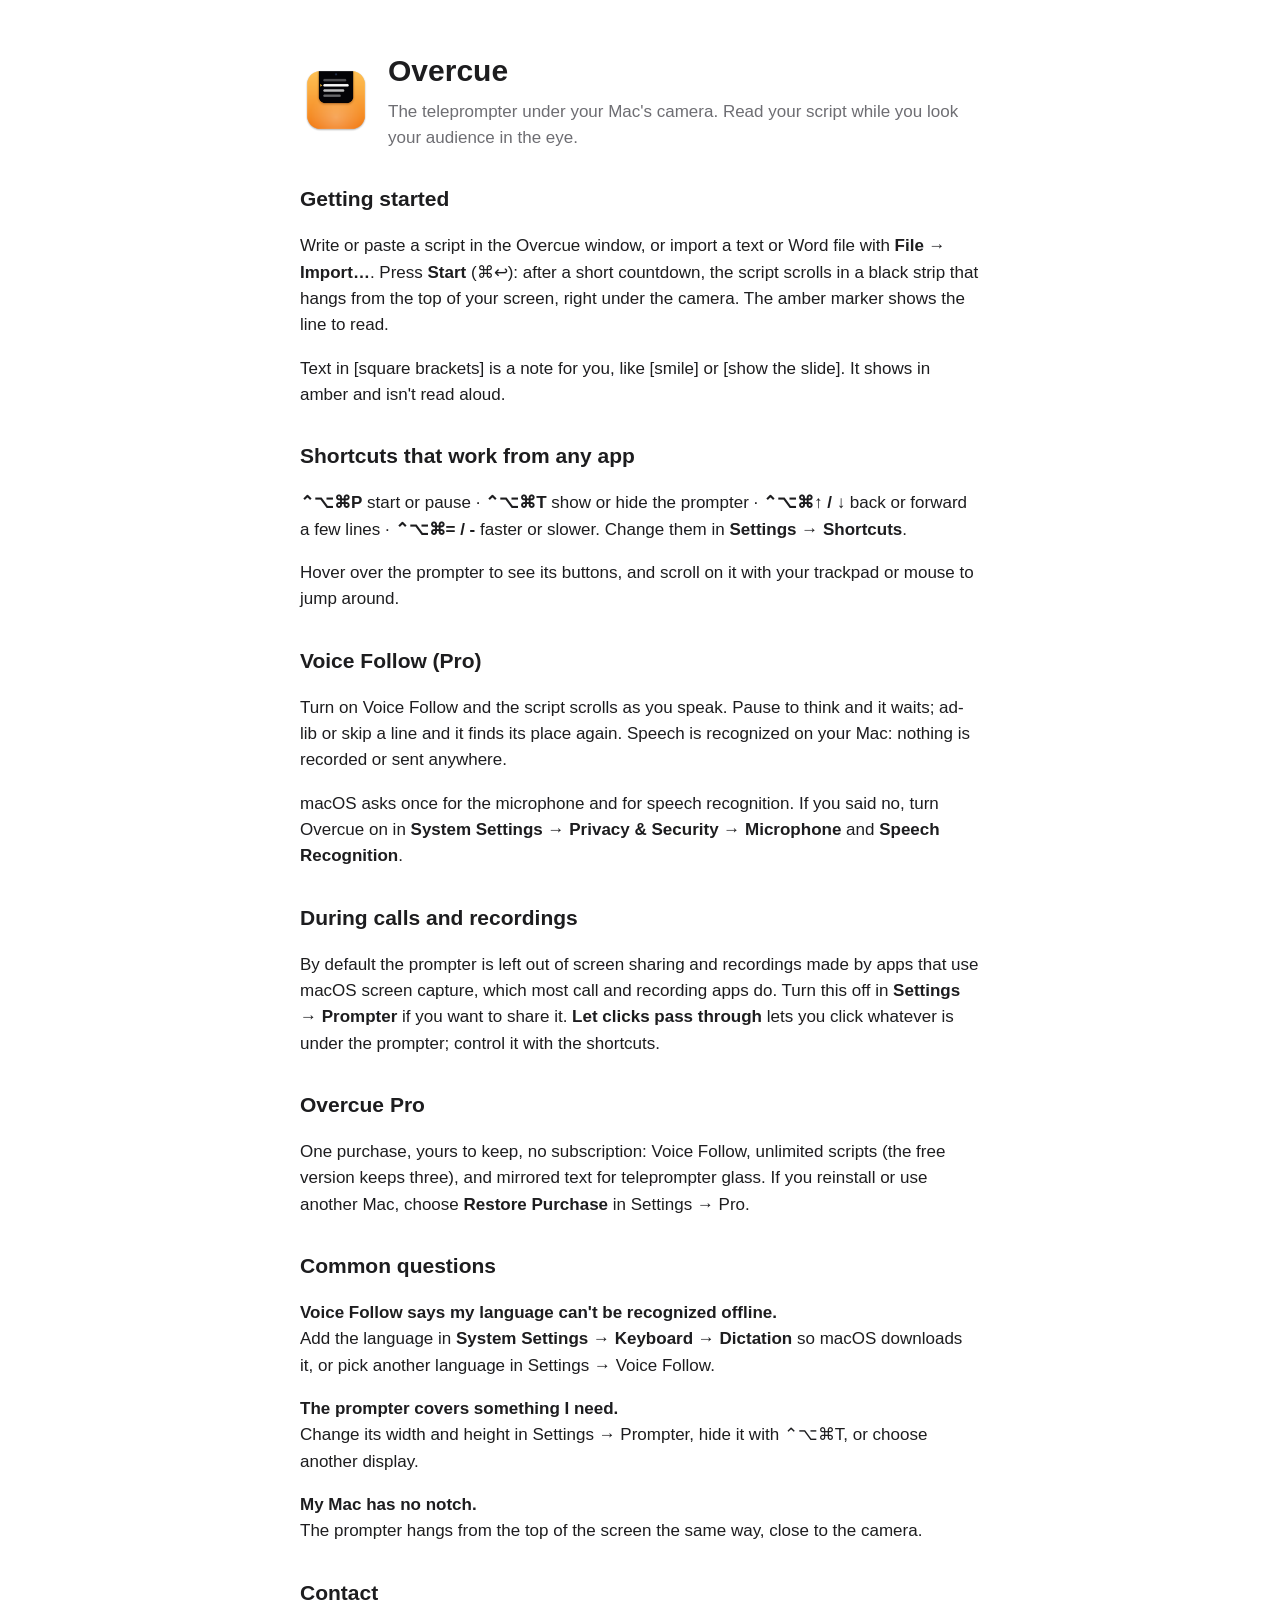
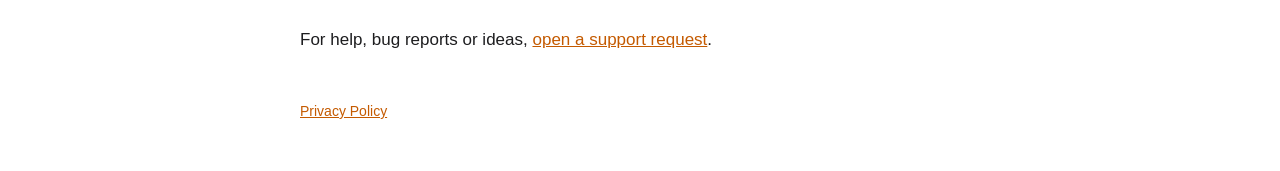
<file: index.html>
<!doctype html>
<html lang="en">
<head>
<meta charset="utf-8"><meta name="viewport" content="width=device-width, initial-scale=1">
<title>Overcue Support</title>
<link rel="stylesheet" href="style.css">
</head>
<body><main>
<header><img src="icon.png" alt="Overcue icon"><div><h1>Overcue</h1><p class="sub">The teleprompter under your Mac's camera. Read your script while you look your audience in the eye.</p></div></header>

<h2>Getting started</h2>
<p>Write or paste a script in the Overcue window, or import a text or Word file with <strong>File → Import…</strong>. Press <strong>Start</strong> (⌘↩): after a short countdown, the script scrolls in a black strip that hangs from the top of your screen, right under the camera. The amber marker shows the line to read.</p>
<p>Text in [square brackets] is a note for you, like [smile] or [show the slide]. It shows in amber and isn't read aloud.</p>

<h2>Shortcuts that work from any app</h2>
<p><strong>⌃⌥⌘P</strong> start or pause · <strong>⌃⌥⌘T</strong> show or hide the prompter · <strong>⌃⌥⌘↑ / ↓</strong> back or forward a few lines · <strong>⌃⌥⌘= / -</strong> faster or slower. Change them in <strong>Settings → Shortcuts</strong>.</p>
<p>Hover over the prompter to see its buttons, and scroll on it with your trackpad or mouse to jump around.</p>

<h2>Voice Follow (Pro)</h2>
<p>Turn on Voice Follow and the script scrolls as you speak. Pause to think and it waits; ad-lib or skip a line and it finds its place again. Speech is recognized on your Mac: nothing is recorded or sent anywhere.</p>
<p>macOS asks once for the microphone and for speech recognition. If you said no, turn Overcue on in <strong>System Settings → Privacy &amp; Security → Microphone</strong> and <strong>Speech Recognition</strong>.</p>

<h2>During calls and recordings</h2>
<p>By default the prompter is left out of screen sharing and recordings made by apps that use macOS screen capture, which most call and recording apps do. Turn this off in <strong>Settings → Prompter</strong> if you want to share it. <strong>Let clicks pass through</strong> lets you click whatever is under the prompter; control it with the shortcuts.</p>

<h2>Overcue Pro</h2>
<p>One purchase, yours to keep, no subscription: Voice Follow, unlimited scripts (the free version keeps three), and mirrored text for teleprompter glass. If you reinstall or use another Mac, choose <strong>Restore Purchase</strong> in Settings → Pro.</p>

<h2>Common questions</h2>
<p><strong>Voice Follow says my language can't be recognized offline.</strong><br>Add the language in <strong>System Settings → Keyboard → Dictation</strong> so macOS downloads it, or pick another language in Settings → Voice Follow.</p>
<p><strong>The prompter covers something I need.</strong><br>Change its width and height in Settings → Prompter, hide it with ⌃⌥⌘T, or choose another display.</p>
<p><strong>My Mac has no notch.</strong><br>The prompter hangs from the top of the screen the same way, close to the camera.</p>

<h2>Contact</h2>
<p>For help, bug reports or ideas, <a href="https://github.com/abdeljalil1/overcue-site/issues/new">open a support request</a>.</p>

<footer><a href="privacy.html">Privacy Policy</a></footer>
</main></body>
</html>
</file>
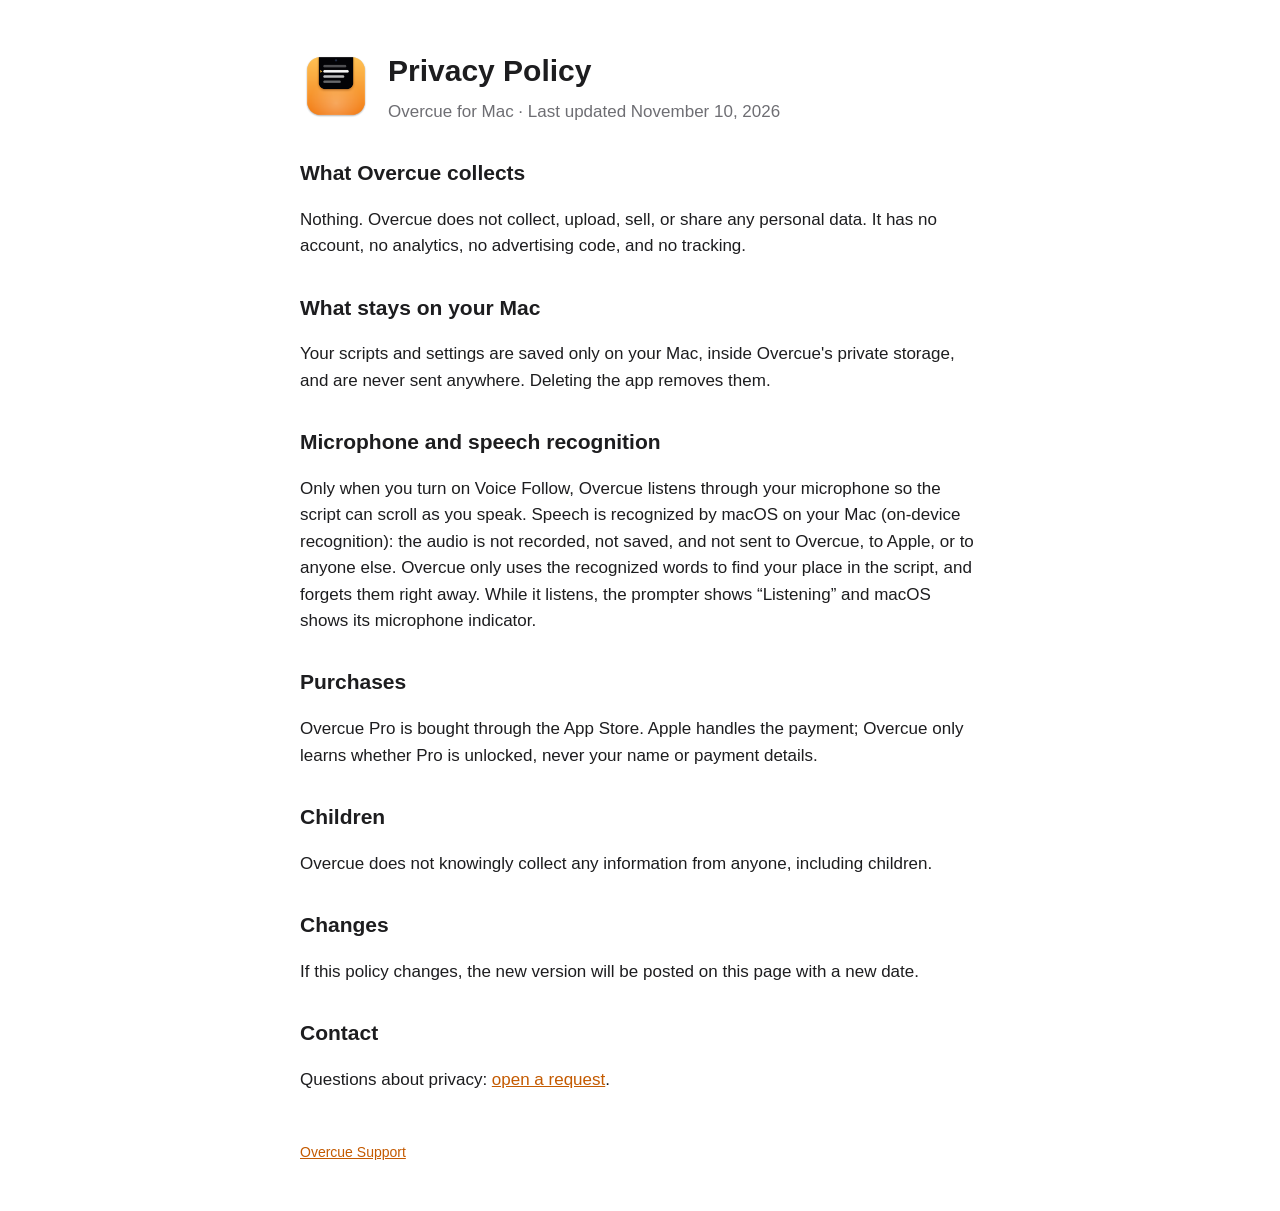
<file: privacy.html>
<!doctype html>
<html lang="en">
<head>
<meta charset="utf-8"><meta name="viewport" content="width=device-width, initial-scale=1">
<title>Overcue Privacy Policy</title>
<link rel="stylesheet" href="style.css">
</head>
<body><main>
<header><img src="icon.png" alt="Overcue icon"><div><h1>Privacy Policy</h1><p class="sub">Overcue for Mac · Last updated November 10, 2026</p></div></header>

<h2>What Overcue collects</h2>
<p>Nothing. Overcue does not collect, upload, sell, or share any personal data. It has no account, no analytics, no advertising code, and no tracking.</p>

<h2>What stays on your Mac</h2>
<p>Your scripts and settings are saved only on your Mac, inside Overcue's private storage, and are never sent anywhere. Deleting the app removes them.</p>

<h2>Microphone and speech recognition</h2>
<p>Only when you turn on Voice Follow, Overcue listens through your microphone so the script can scroll as you speak. Speech is recognized by macOS on your Mac (on-device recognition): the audio is not recorded, not saved, and not sent to Overcue, to Apple, or to anyone else. Overcue only uses the recognized words to find your place in the script, and forgets them right away. While it listens, the prompter shows “Listening” and macOS shows its microphone indicator.</p>

<h2>Purchases</h2>
<p>Overcue Pro is bought through the App Store. Apple handles the payment; Overcue only learns whether Pro is unlocked, never your name or payment details.</p>

<h2>Children</h2>
<p>Overcue does not knowingly collect any information from anyone, including children.</p>

<h2>Changes</h2>
<p>If this policy changes, the new version will be posted on this page with a new date.</p>

<h2>Contact</h2>
<p>Questions about privacy: <a href="https://github.com/abdeljalil1/overcue-site/issues/new">open a request</a>.</p>

<footer><a href="index.html">Overcue Support</a></footer>
</main></body>
</html>
</file>
<file: style.css>
:root { --bg: #ffffff; --text: #1d1d1f; --muted: #6e6e73; --accent: #c45a00; }
@media (prefers-color-scheme: dark) { :root { --bg: #111114; --text: #f5f5f7; --muted: #a1a1a6; --accent: #ffb64a; } }
body { margin: 0; background: var(--bg); color: var(--text); font: 17px/1.55 -apple-system, BlinkMacSystemFont, "Segoe UI", sans-serif; }
main { max-width: 680px; margin: 0 auto; padding: 48px 16px; }
header { display: flex; align-items: center; gap: 16px; margin-bottom: 32px; }
header img { width: 72px; height: 72px; }
h1 { margin: 0; font-size: 30px; }
h2 { margin-top: 32px; font-size: 21px; }
p.sub { margin: 4px 0 0; color: var(--muted); }
a { color: var(--accent); }
footer { margin-top: 48px; color: var(--muted); font-size: 14px; }
</file>
